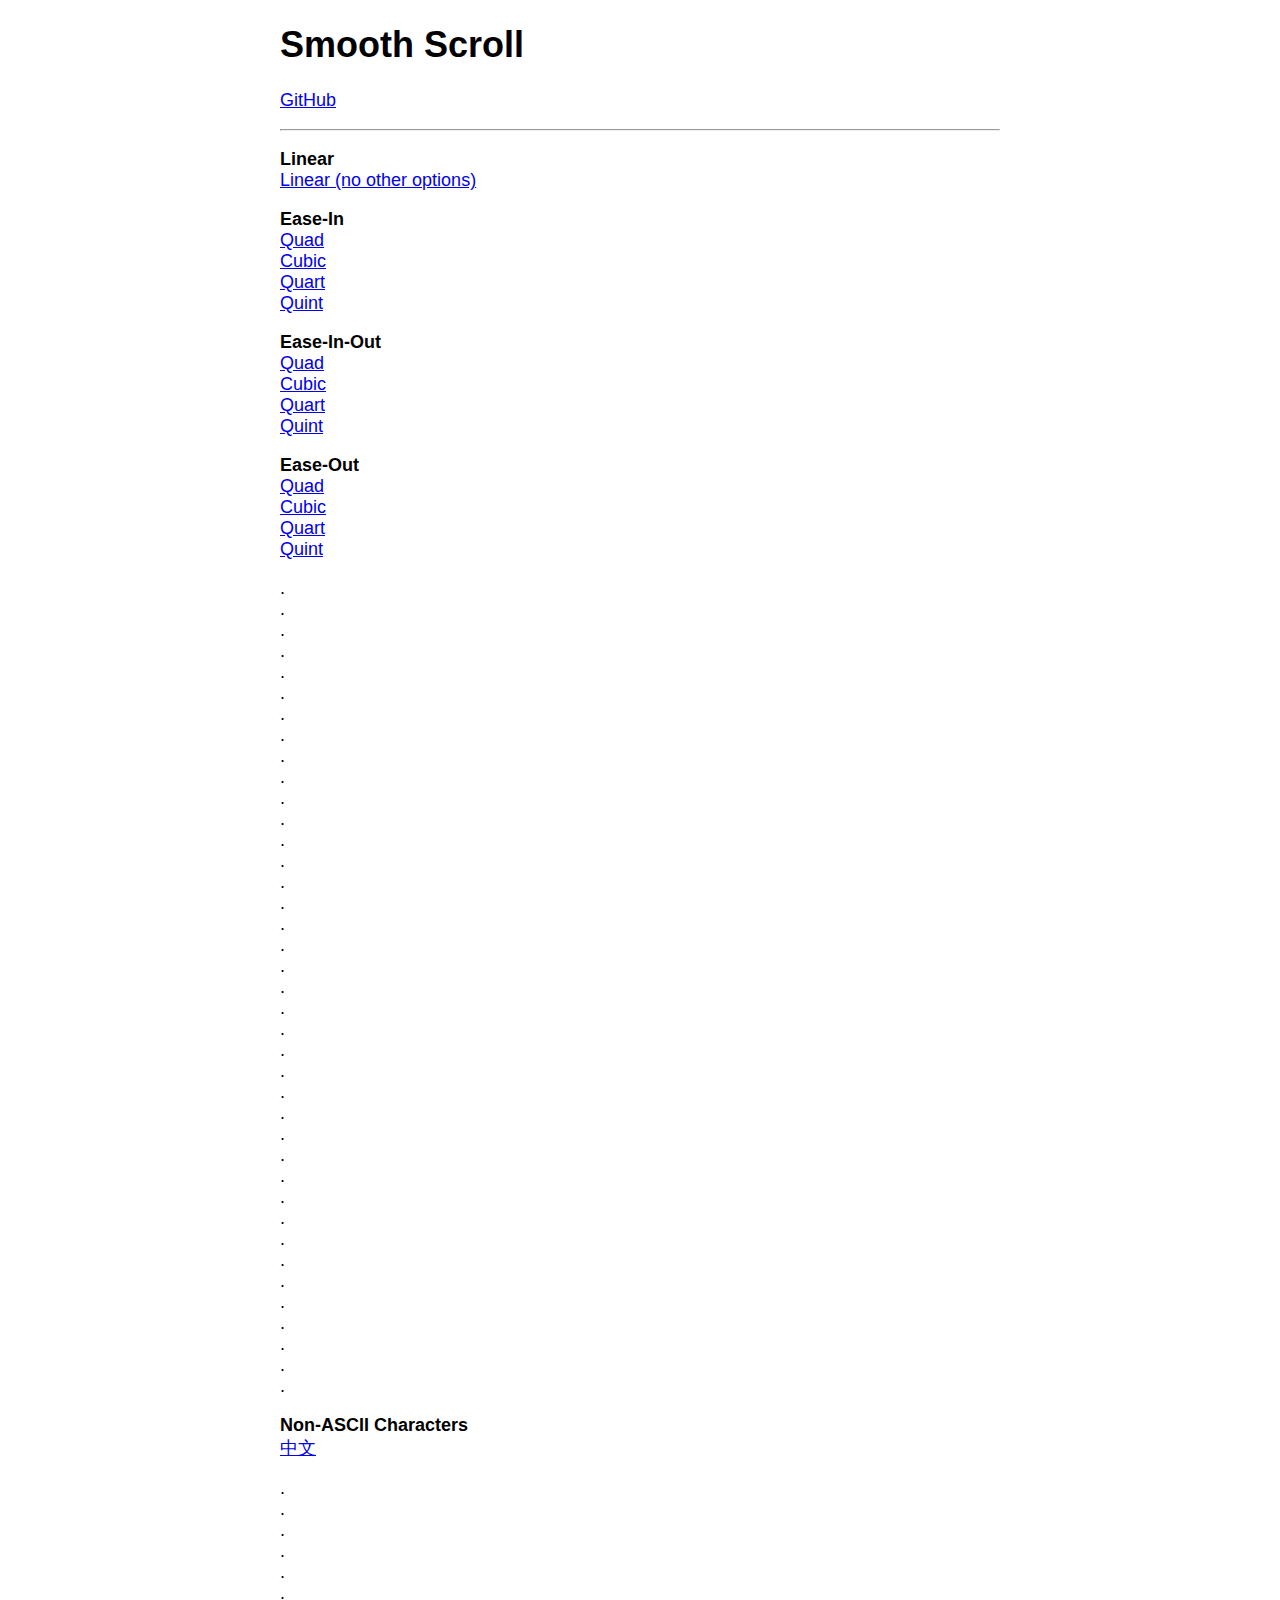
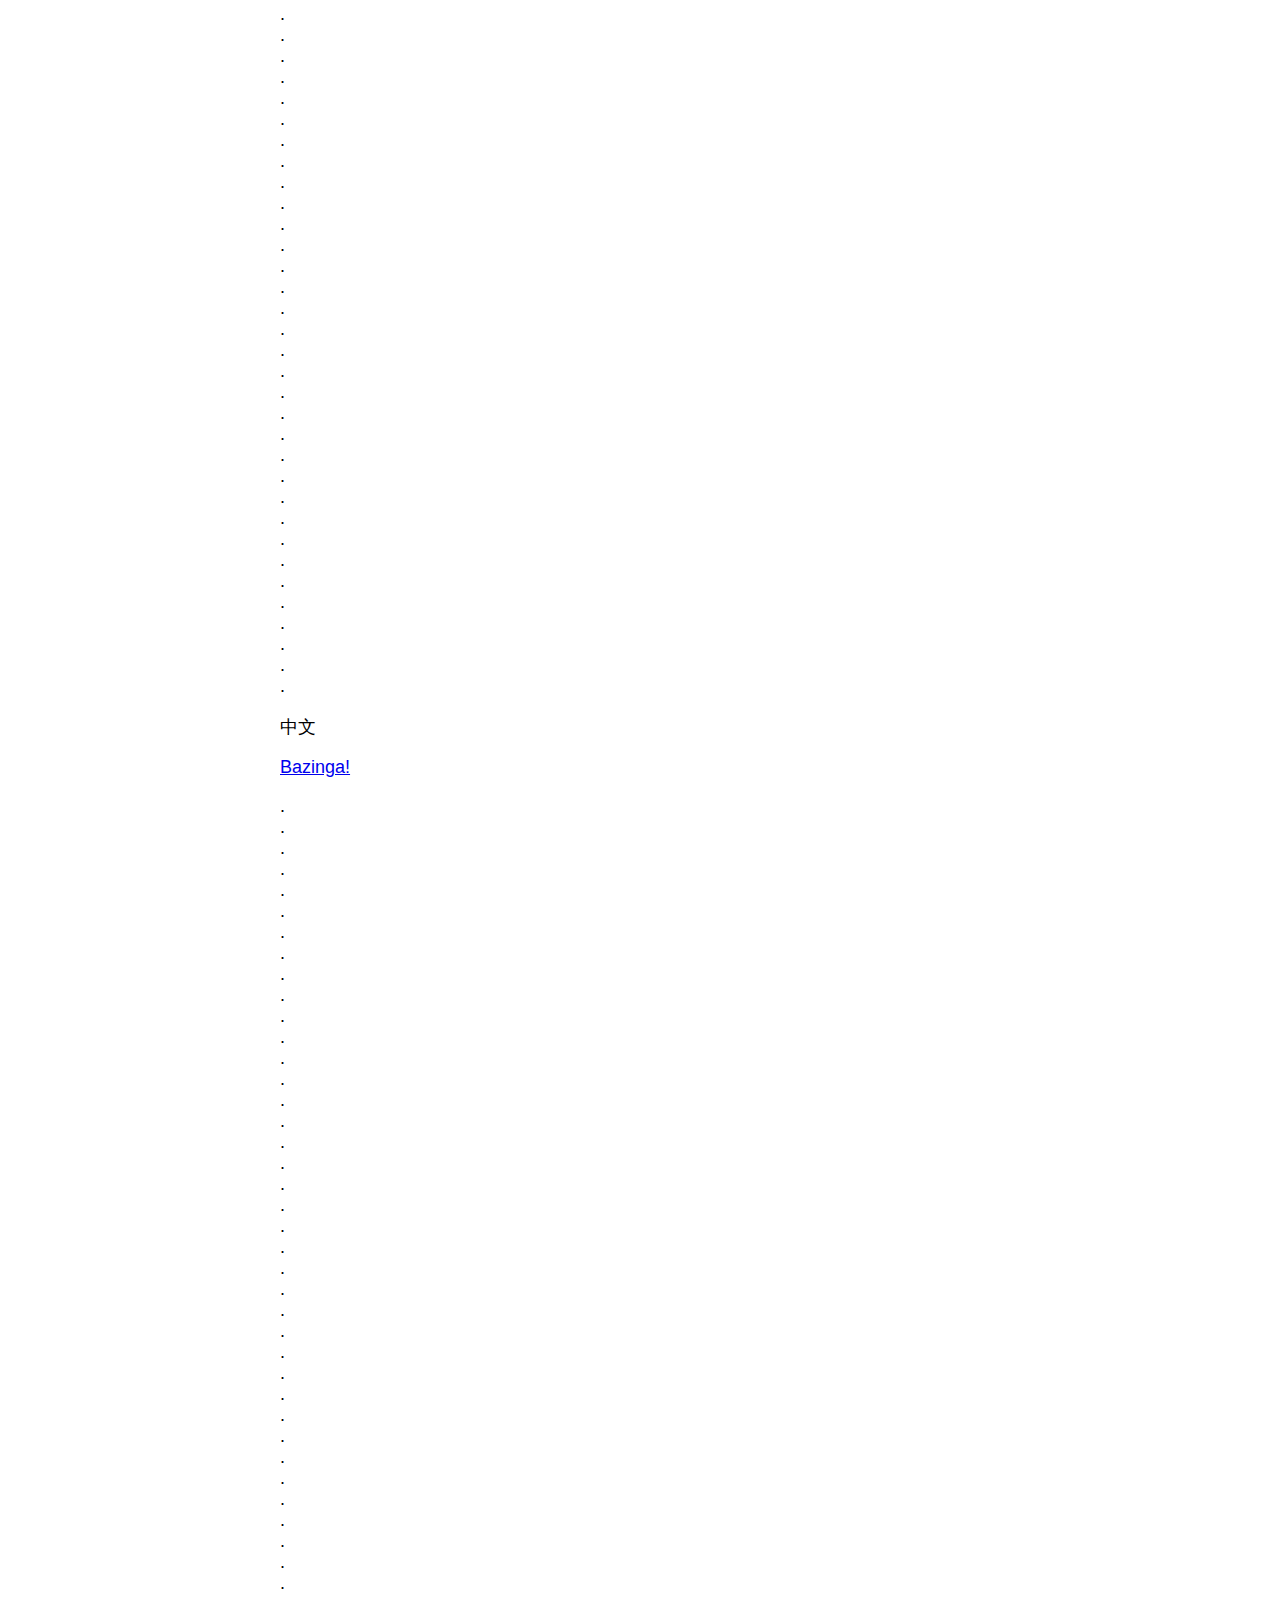
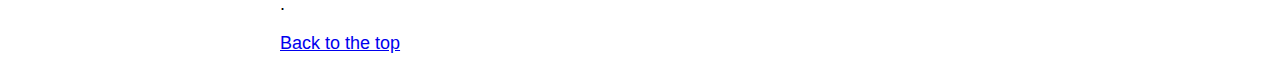
<file: js/Smooth-scroll v15.1.3/smooth-scroll-master/index.html>
<!DOCTYPE html>
<html lang="en">

	<head>
		<meta charset="utf-8">
		<title>Smooth Scroll</title>
		<meta name="viewport" content="width=device-width, initial-scale=1.0">

		<!-- stylesheets -->
		<style type="text/css">
			body {
				font-family: -apple-system, BlinkMacSystemFont, "Segoe UI", "Roboto", "Oxygen", "Ubuntu", "Cantarell", "Fira Sans", "Droid Sans", "Helvetica Neue", sans-serif;
				font-size: 112.5%;
				margin-left: auto;
				margin-right: auto;
				max-width: 40em;
				width: 88%;
			}
		</style>
	</head>

	<body>

		<main id="top">

			<nav>
				<h1>Smooth Scroll</h1>
				<p><a href="https://github.com/cferdinandi/smooth-scroll">GitHub</a></p>
				<hr>
			</nav>

			<section>
				<p>
				    <strong>Linear</strong><br>
				    <a data-easing="linear" href="#bazinga">Linear (no other options)</a><br>
				</p>

				<p>
				    <strong>Ease-In</strong><br>
				    <a data-easing="easeInQuad" href="#bazinga">Quad</a><br>
				    <a data-easing="easeInCubic" href="#bazinga">Cubic</a><br>
				    <a data-easing="easeInQuart" href="#bazinga">Quart</a><br>
				    <a data-easing="easeInQuint" href="#bazinga">Quint</a>
				</p>

				<p>
				    <strong>Ease-In-Out</strong><br>
				    <a data-easing="easeInOutQuad" href="#bazinga">Quad</a><br>
				    <a data-easing="easeInOutCubic" href="#bazinga">Cubic</a><br>
				    <a data-easing="easeInOutQuart" href="#bazinga">Quart</a><br>
				    <a data-easing="easeInOutQuint" href="#bazinga">Quint</a>
				</p>

				<p>
				    <strong>Ease-Out</strong><br>
				    <a data-easing="easeOutQuad" href="#bazinga">Quad</a><br>
				    <a data-easing="easeOutCubic" href="#bazinga">Cubic</a><br>
				    <a data-easing="easeOutQuart" href="#bazinga">Quart</a><br>
				    <a data-easing="easeOutQuint" href="#bazinga">Quint</a>
				</p>

				<p>
				    .<br>.<br>.<br>.<br>.<br>.<br>.<br>.<br>.<br>.<br>.<br>.<br>.<br>
				    .<br>.<br>.<br>.<br>.<br>.<br>.<br>.<br>.<br>.<br>.<br>.<br>.<br>
				    .<br>.<br>.<br>.<br>.<br>.<br>.<br>.<br>.<br>.<br>.<br>.<br>.
				</p>

				<p>
				    <strong>Non-ASCII Characters</strong><br>
				    <a href="#中文">中文</a>
				</p>

				<p>
				    .<br>.<br>.<br>.<br>.<br>.<br>.<br>.<br>.<br>.<br>.<br>.<br>.<br>
				    .<br>.<br>.<br>.<br>.<br>.<br>.<br>.<br>.<br>.<br>.<br>.<br>.<br>
				    .<br>.<br>.<br>.<br>.<br>.<br>.<br>.<br>.<br>.<br>.<br>.<br>.
				</p>

				<p id="中文">中文</p>

				<p id="bazinga"><a href="#1@#%^-bottom">Bazinga!</a></p>

				<p>
				    .<br>.<br>.<br>.<br>.<br>.<br>.<br>.<br>.<br>.<br>.<br>.<br>.<br>
				    .<br>.<br>.<br>.<br>.<br>.<br>.<br>.<br>.<br>.<br>.<br>.<br>.<br>
				    .<br>.<br>.<br>.<br>.<br>.<br>.<br>.<br>.<br>.<br>.<br>.<br>.
				</p>

				<p id="1@#%^-bottom"><a href="#top">Back to the top</a></p>
			</section>
		</main>

		<!-- Javascript -->
		<script src="dist/smooth-scroll.polyfills.js"></script>
		<script>

			// Instantiate Scrolls
			var scroll = new SmoothScroll('a[href*="#"]:not([data-easing])');

			if (document.querySelector('[data-easing]')) {
				var linear = new SmoothScroll('[data-easing="linear"]', {easing: 'linear'});

				var easeInQuad = new SmoothScroll('[data-easing="easeInQuad"]', {easing: 'easeInQuad'});
				var easeInCubic = new SmoothScroll('[data-easing="easeInCubic"]', {easing: 'easeInCubic'});
				var easeInQuart = new SmoothScroll('[data-easing="easeInQuart"]', {easing: 'easeInQuart'});
				var easeInQuint = new SmoothScroll('[data-easing="easeInQuint"]', {easing: 'easeInQuint'});

				var easeInOutQuad = new SmoothScroll('[data-easing="easeInOutQuad"]', {easing: 'easeInOutQuad'});
				var easeInOutCubic = new SmoothScroll('[data-easing="easeInOutCubic"]', {easing: 'easeInOutCubic'});
				var easeInOutQuart = new SmoothScroll('[data-easing="easeInOutQuart"]', {easing: 'easeInOutQuart'});
				var easeInOutQuint = new SmoothScroll('[data-easing="easeInOutQuint"]', {easing: 'easeInOutQuint'});

				var easeOutQuad = new SmoothScroll('[data-easing="easeOutQuad"]', {easing: 'easeOutQuad'});
				var easeOutCubic = new SmoothScroll('[data-easing="easeOutCubic"]', {easing: 'easeOutCubic'});
				var easeOutQuart = new SmoothScroll('[data-easing="easeOutQuart"]', {easing: 'easeOutQuart'});
				var easeOutQuint = new SmoothScroll('[data-easing="easeOutQuint"]', {easing: 'easeOutQuint'});
			}

			// // Log scroll events
			// var logScrollEvent = function (event) {
			// 	console.log('type:', event.type);
			// 	console.log('anchor:', event.detail.anchor);
			// 	console.log('toggle:', event.detail.toggle);
			// };
			// document.addEventListener('scrollStart', logScrollEvent, false);
			// document.addEventListener('scrollStop', logScrollEvent, false);
			// document.addEventListener('scrollCancel', logScrollEvent, false);
		</script>


	</body>
</html>
</file>
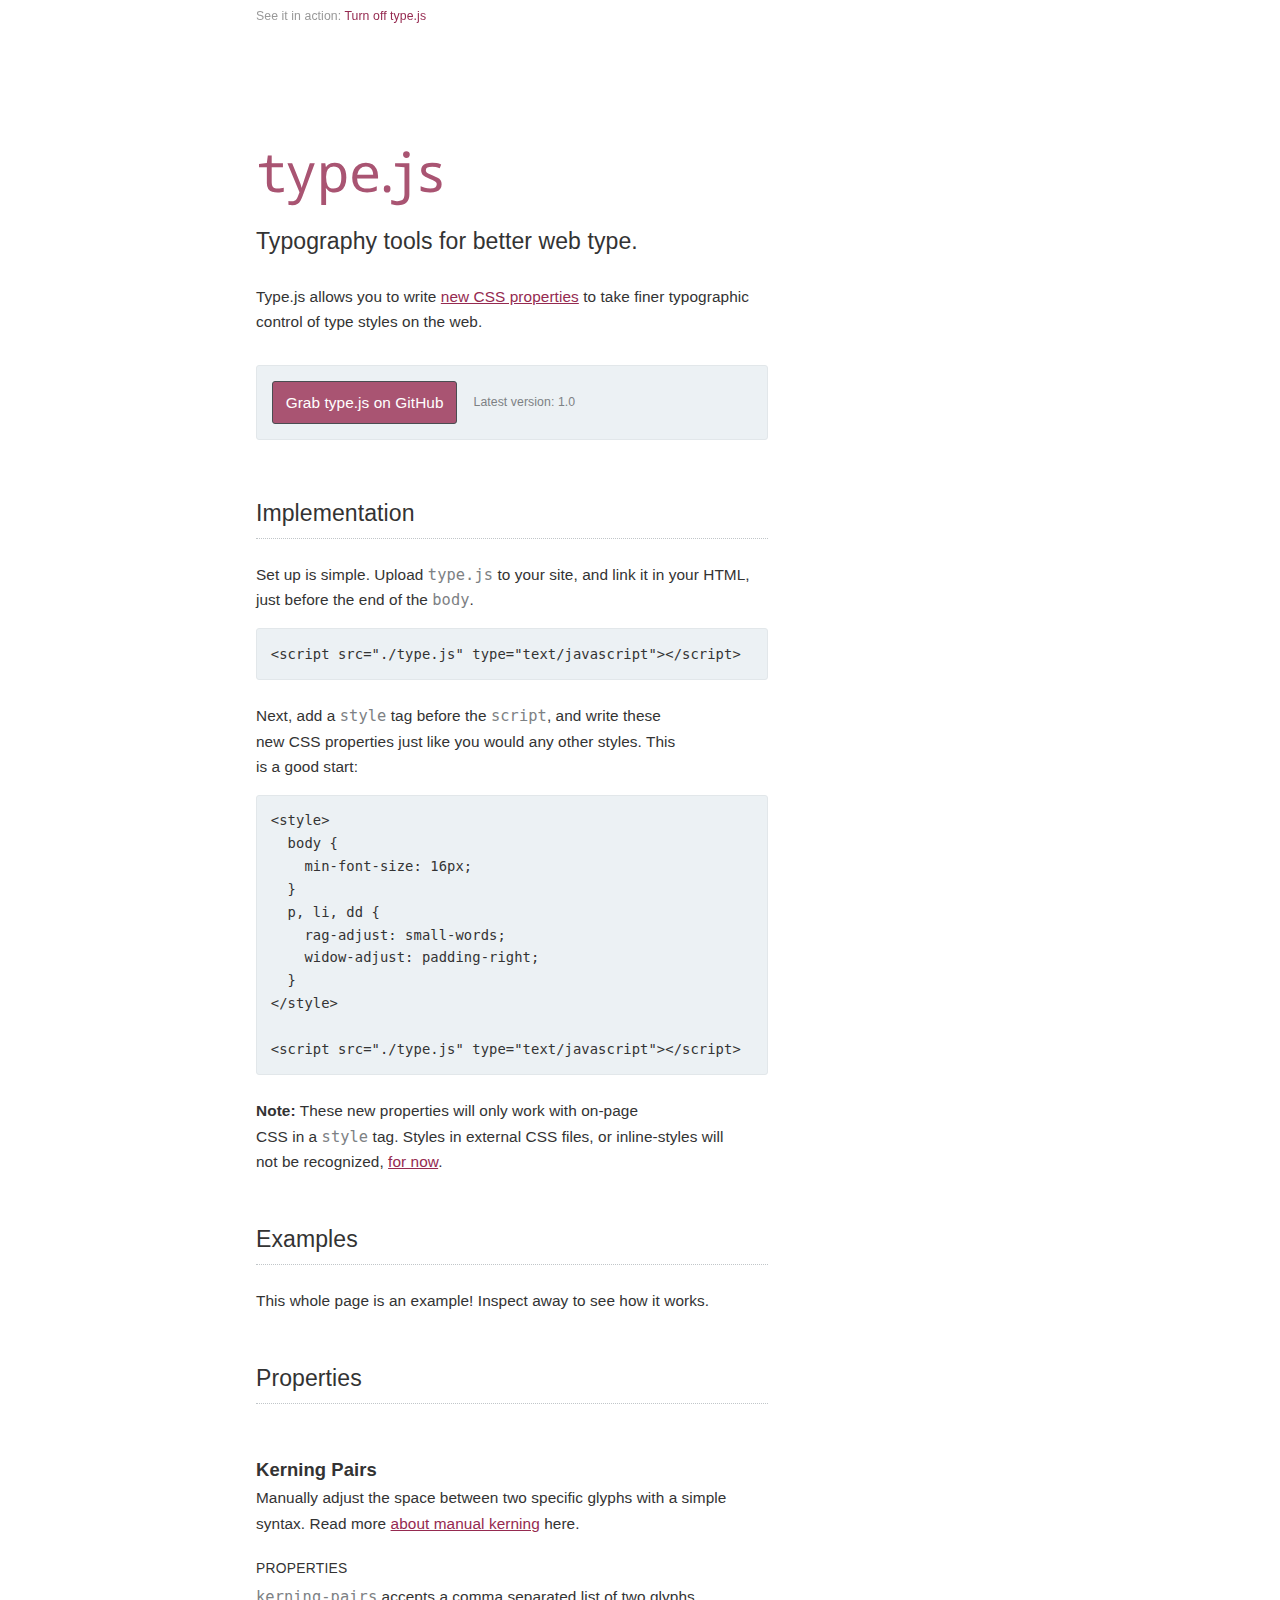
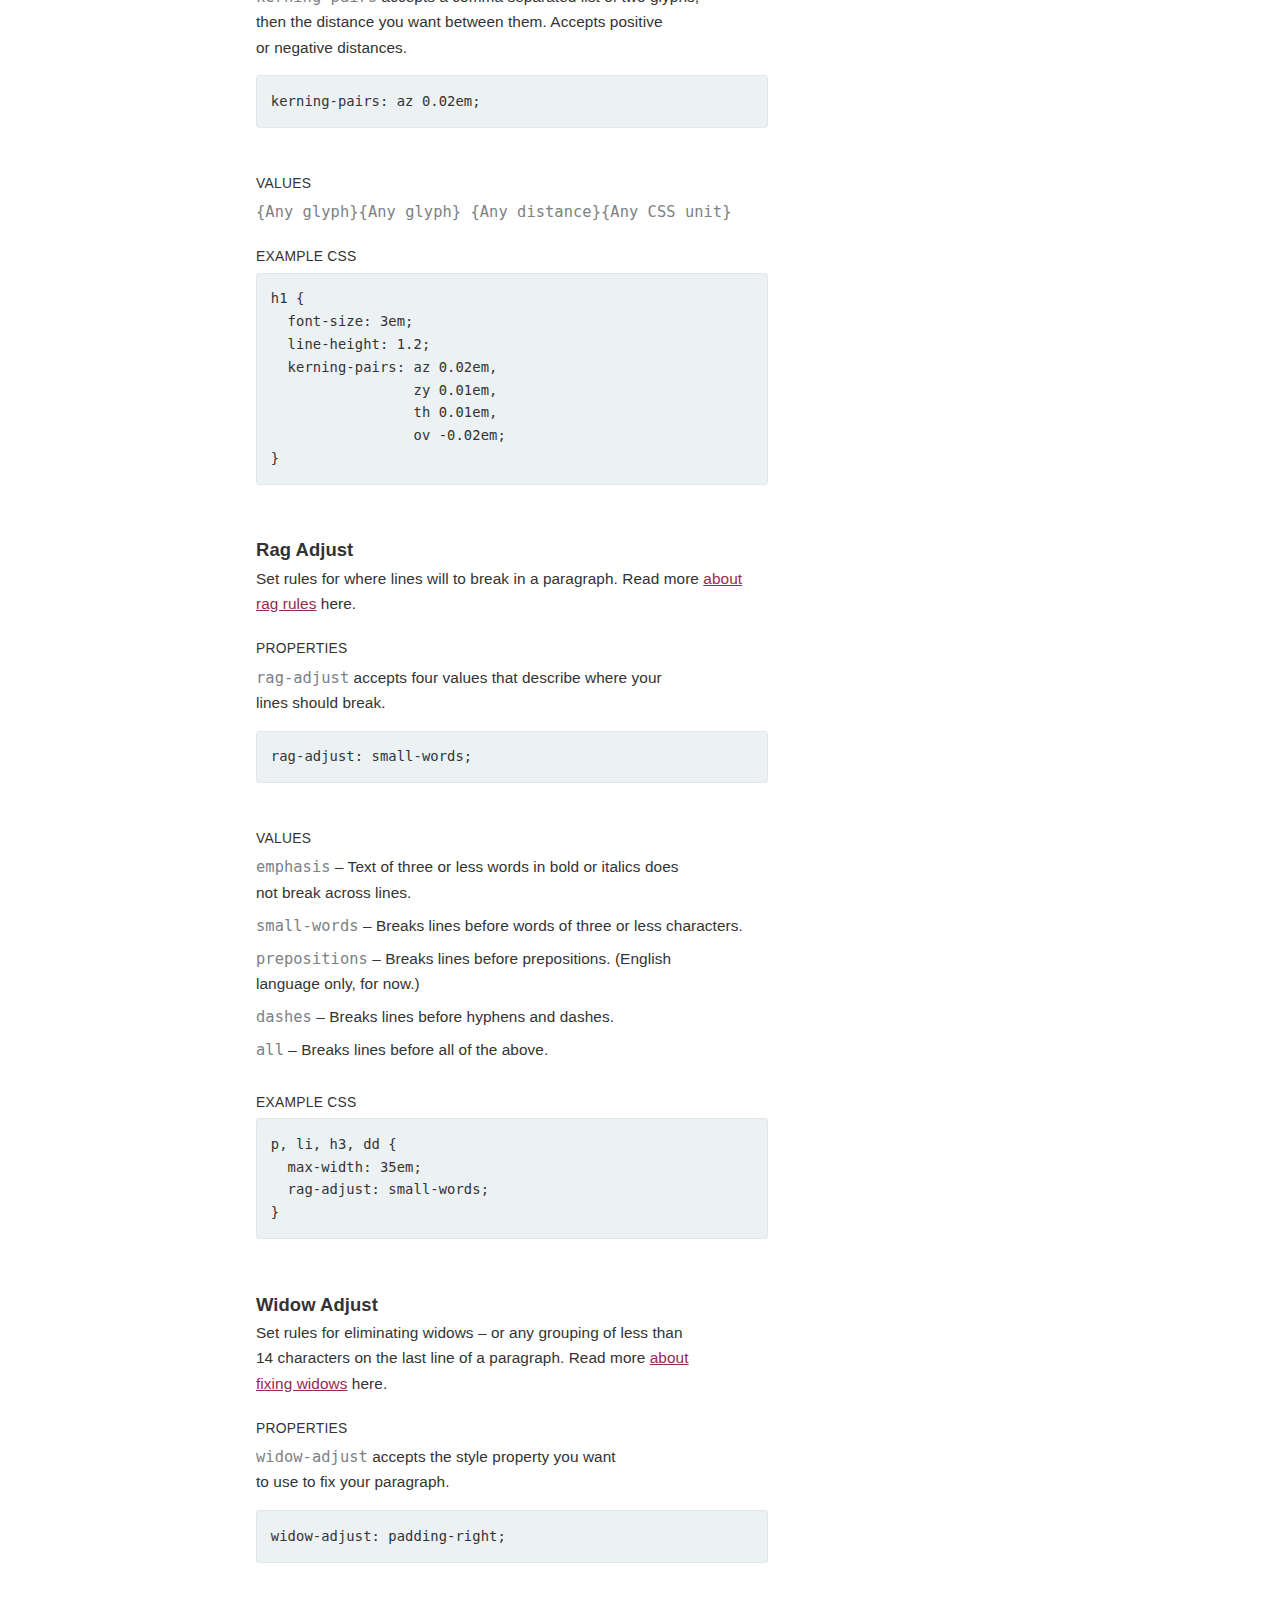
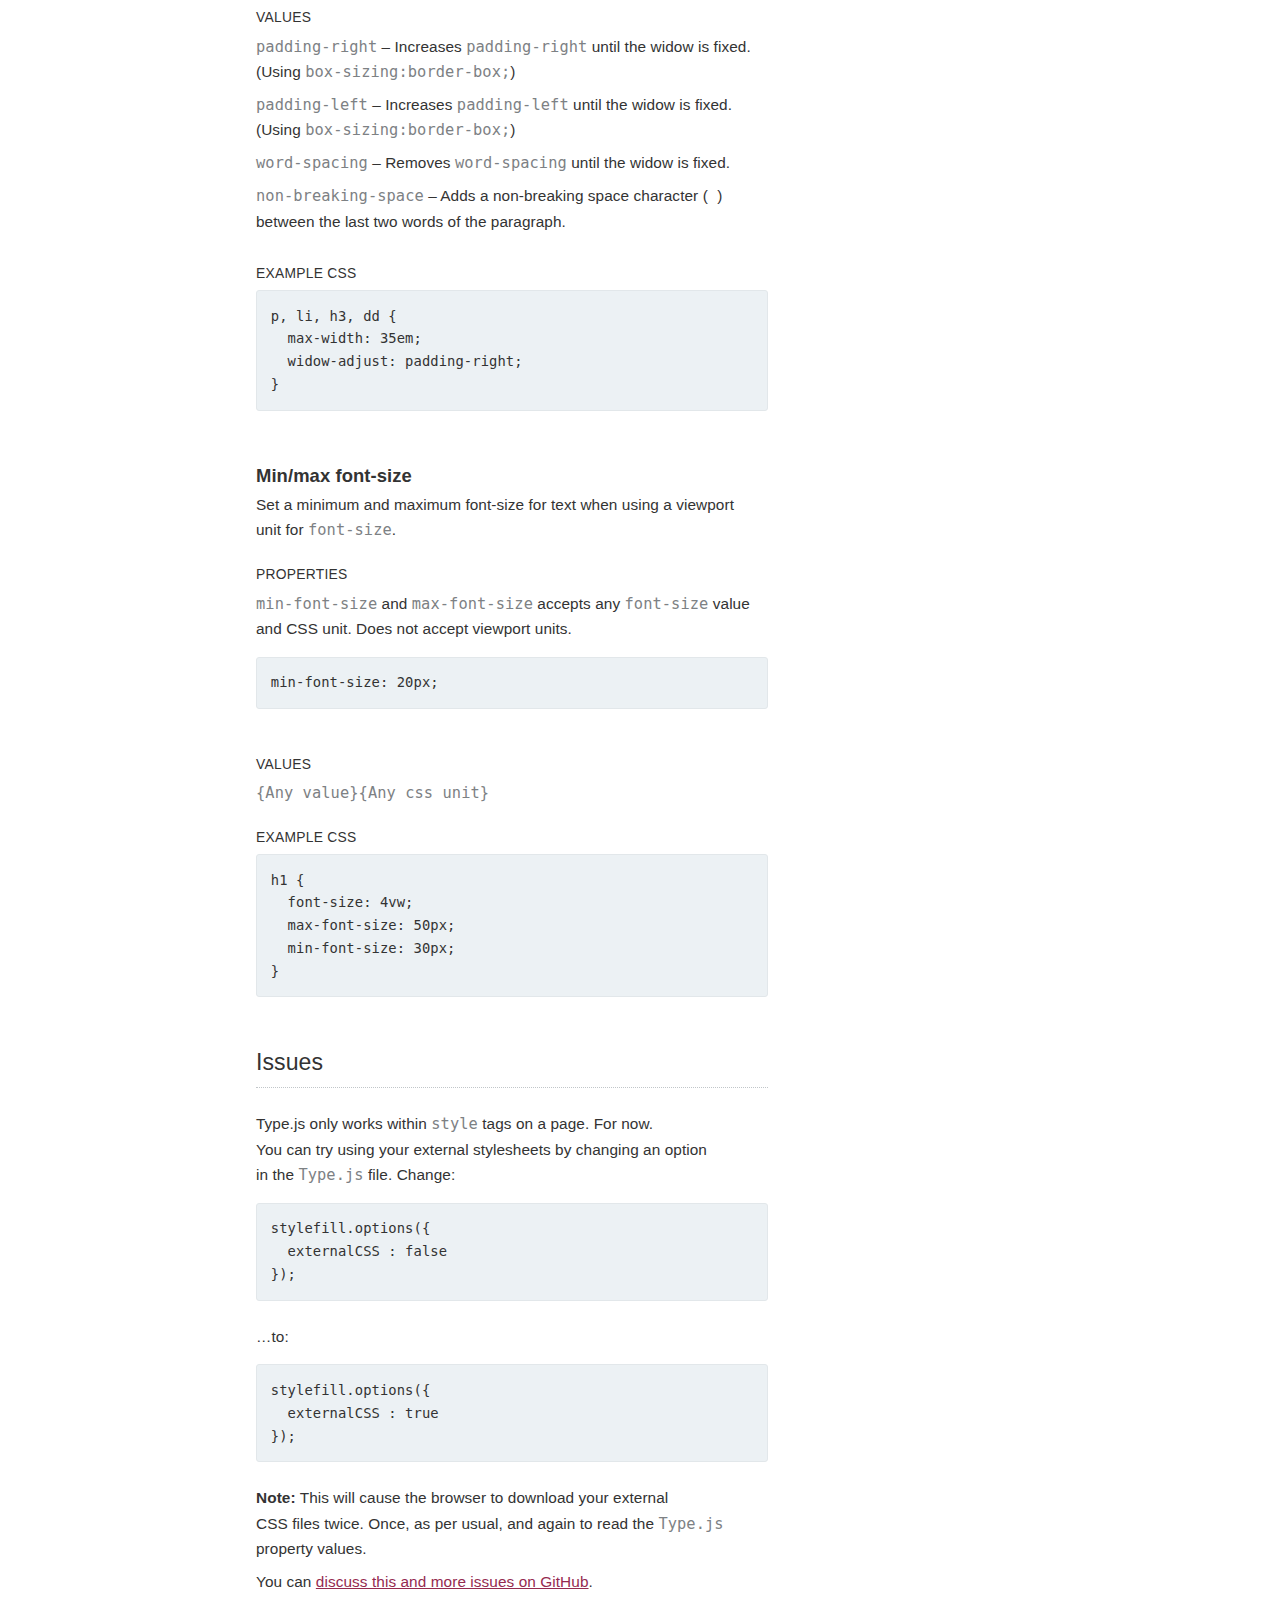
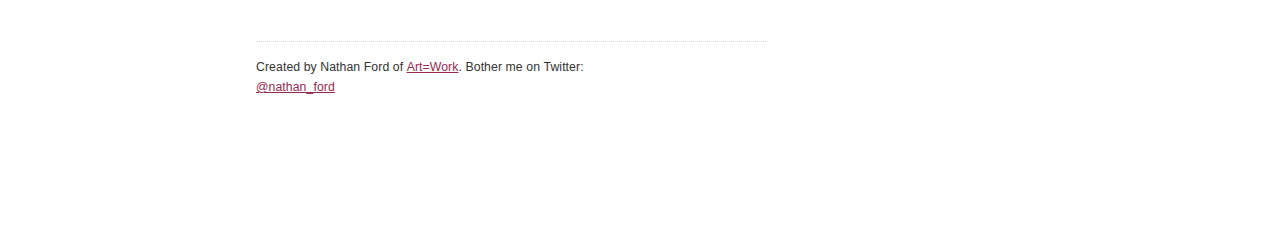
<file: js/Type.js v1.0/type.js-master/index.html>
<!DOCTYPE html>
<html>
<head>
    
<meta charset=utf-8 />
<meta name="author" content="Nathan Ford" />
<meta name="description" content="Typography tools for better web type. Type.js allows you to write new CSS properties to take finer typographic control of type styles on the web." />

<meta name="viewport" content="width=device-width, minimum-scale=1.0, initial-scale=1.0" />

<title>type.js</title>

<link href='http://fonts.googleapis.com/css?family=Droid+Sans+Mono' rel='stylesheet' type='text/css'>
<link href="./css/styles.css" rel="stylesheet" />

</head>
<body>

	<div id="toggler">See it in action: <a id="toggle" rel="on" href="#">Turn off type.js</a></div>

	<header id="site-header">
	
		<h1>type.js</h1>
		
		<h2>Typography tools for better web type.</h2>
		
		<p>Type.js allows you to write <a href="#properties">new CSS properties</a> to take finer typographic control of type styles on the web.</p>
	
	</header>
	
	<section id="implementation">
		
		<div id="download" class="box clearfix">
			
			<a class="button" href="https://github.com/nathanford/type.js">Grab type.js on GitHub</a>
			
			<p class="detail">Latest version: 1.0</p>
			
		</div>
		
		<h2>Implementation</h2>
		
		<p>Set up is simple. Upload <code>type.js</code> to your site, and link it in your HTML, just before the end of the <code>body</code>.</p>
		
		<figure>
			<pre>&lt;script src="./type.js" type="text/javascript">&lt;/script></pre>
		</figure>
		
		<p>Next, add a <code>style</code> tag before the <code>script</code>, and write these new CSS properties just like you would any other styles. This is a good start:</p>
		
		<figure>
			<pre>&lt;style>
  body {
    min-font-size: 16px;
  }
  p, li, dd {
    rag-adjust: small-words;
    widow-adjust: padding-right;
  }
&lt;/style>

&lt;script src="./type.js" type="text/javascript">&lt;/script></pre>
		</figure>
		
		<p><strong>Note:</strong> These new properties will only work with on-page CSS in a <code>style</code> tag. Styles in external CSS files, or inline-styles will not be recognized, <a href="#issues">for now</a>.</p>
		
	</section>
	
	<section id="examples">
		
		<h2>Examples</h2>
		
		<p>This whole page is an example! Inspect away to see how it works.</p>
	
	</section>
	
	<section id="properties">
	
		<h2>Properties</h2>
	
		<h3 id="kerning-pairs">Kerning Pairs</h3>
		<p>Manually adjust the space between two specific glyphs with a simple syntax. Read more <a href="http://artequalswork.com/posts/manual-kerning/" title="A Manual Kerning Method for the Web on Art=Work">about manual kerning</a> here.</p>
	
		<h4>Properties</h4>
		<p><code>kerning-pairs</code> accepts a comma separated list of two glyphs, then the distance you want between them. Accepts positive or negative distances.</p>
		
		<figure>
			<pre>kerning-pairs: az 0.02em;</pre>
		</figure>
		
		<h4>Values</h4>
		<p><code>{Any glyph}{Any glyph} {Any distance}{Any CSS unit}</code></p>
		
		<h4>Example CSS</h4>
		
		<figure>
			<pre>h1 {
  font-size: 3em;
  line-height: 1.2;
  kerning-pairs: az 0.02em,
                 zy 0.01em,
                 th 0.01em,
                 ov -0.02em; 
}</pre>
		</figure>
		
		<h3 id="rag-adjust">Rag Adjust</h3>
		<p>Set rules for where lines will to break in a paragraph. Read more <a href="http://24ways.org/2013/run-ragged/" title="Run Ragged on 24 ways">about rag rules</a> here.</p>
		
		<h4>Properties</h4>
		<p><code>rag-adjust</code> accepts four values that describe where your lines should break.</p>
		
		<figure>
			<pre>rag-adjust: small-words;</pre>
		</figure>
		
		<h4>Values</h4>
		<ul>
			<li><p><code>emphasis</code> &ndash; Text of three or less words in bold or italics does not break across lines.</p></li>
			<li><p><code>small-words</code> &ndash; Breaks lines before words of three or less characters.</p></li>
			<li><p><code>prepositions</code> &ndash; Breaks lines before prepositions. (English language only, for now.)</p></li>
			<li><p><code>dashes</code> &ndash; Breaks lines before hyphens and dashes.</p></li>
			<li><p><code>all</code> &ndash; Breaks lines before all of the above.</p></li>
		</ul>
		
		<h4>Example CSS</h4>
		<figure>
			<pre>p, li, h3, dd {
  max-width: 35em;
  rag-adjust: small-words;
}</pre>
		</figure>
		
		<h3 id="widow-adjust">Widow Adjust</h3>
		<p>Set rules for eliminating widows &ndash; or any grouping of less than 14 characters on the last line of a paragraph. Read more <a href="http://artequalswork.com/posts/on-widows/" title="On Widows, and How to Tame Them on Art=Work">about fixing widows</a> here.</p>
		
		<h4>Properties</h4>
		<p><code>widow-adjust</code> accepts the style property you want to use to fix your paragraph.</p>
		
		<figure>
			<pre>widow-adjust: padding-right;</pre>
		</figure>
		
		<h4>Values</h4>
		<ul>
			<li><p><code>padding-right</code> &ndash; Increases <code>padding-right</code> until the widow is fixed. (Using <code>box-sizing:border-box;</code>)</p></li>
			<li><p><code>padding-left</code> &ndash; Increases <code>padding-left</code> until the widow is fixed. (Using <code>box-sizing:border-box;</code>)</p></li>
			<li><p><code>word-spacing</code> &ndash; Removes <code>word-spacing</code> until the widow is fixed.</p></li>
			<li><p><code>non-breaking-space</code> &ndash; Adds a non-breaking space character (<code>&#160;</code>) between the last two words of the paragraph.</p></li>
		</ul>
		
		<h4>Example CSS</h4>
		<figure>
			<pre>p, li, h3, dd {
  max-width: 35em;
  widow-adjust: padding-right;
}</pre>
		</figure>
		
		<h3 id="min-max-font-size">Min/max font-size</h3>
		<p>Set a minimum and maximum font-size for text when using a viewport unit for <code>font-size</code>.</p>
		
		<h4>Properties</h4>
	 	<p><code>min-font-size</code> and <code>max-font-size</code> accepts any <code>font-size</code> value and CSS unit. Does not accept viewport units.</p>
	 	
	 	<figure>
			<pre>min-font-size: 20px;</pre>
		</figure>
		
		<h4>Values</h4>
		<p><code>{Any value}{Any css unit}</code></p>
		
		<h4>Example CSS</h4>
		<figure>
			<pre>h1 {
  font-size: 4vw;
  max-font-size: 50px;
  min-font-size: 30px;
}</pre>
		</figure>
		
	</section>
	
	<section id="issues">
	
		<h2>Issues</h2>
		
		<p>Type.js only works within <code>style</code> tags on a page. For now. You can try using your external stylesheets by changing an option in the <code>Type.js</code> file. Change:</p>
		
		<figure>
			<pre>stylefill.options({
  externalCSS : false			
});</pre>
		</figure>
		
		<p>&hellip;to:</p>
		
		<figure>
		<pre>stylefill.options({
  externalCSS : true		
});</pre>
		</figure>
		
		<p><strong>Note:</strong> This will cause the browser to download your external CSS files twice. Once, as per usual, and again to read the <code>Type.js</code> property values.</p>
		
		<p>You can <a href="https://github.com/nathanford/type.js/issues" title="View issues">discuss this and more issues on GitHub</a>.</p>
	
	</section>
	
	<footer id="site-footer">
		
		<p>Created by Nathan Ford of <a href="http://artequalswork.com" title="Visit Art=Work">Art=Work</a>. Bother me on Twitter: <a href="http://twitter.com/nathan_ford">@nathan_ford</a></p>
		
	</footer>
	
	<style>
		
		body {
			min-font-size: 12px;
		}
		
		h1 {
			kerning-pairs: ty -0.05em,
										 pe -0.01em,
										 e. -0.18em,
										 .j -0.28em,
										 js -0.1em;
		}
		
		#site-header h2 {
			widow-adjust: non-breaking-space;
		}
	
		p, li {
			rag-adjust: small-words;
			widow-adjust: padding-right;
		}
		
	</style>
	
	<script src="./js/type.js" type="text/javascript"></script>
	
	<!-- Ignore the rest of this... just a script to toggle the styles on and off -->
	
	<script type="text/javascript">
		
		var toggle = document.getElementById('toggle');
		
		toggle.addEventListener('click', function(e) {
			
			if (this.rel == 'on') {
			
				var eles = document.querySelectorAll('*'),
						spans = document.querySelectorAll('span');
						
				spans[0].parentNode.textContent = spans[0].parentNode.textContent
				
				for (i in eles) {
				
					var ele = eles[i];
					
					if (ele.innerHTML) ele.removeAttribute('style');
					
				}
				
				this.setAttribute('rel', 'off');
				this.textContent = 'Turn on type.js'
			
			}
			else {
				
				window.location.reload(false);
				
			}
			
			prevent(e);	
		
		}, false);
		
		function prevent (e) {
		
			if (e.preventDefault) e.preventDefault();
			else event.returnValue = false;
		
		}
	
	
	</script>

</body>
</html>
</file>
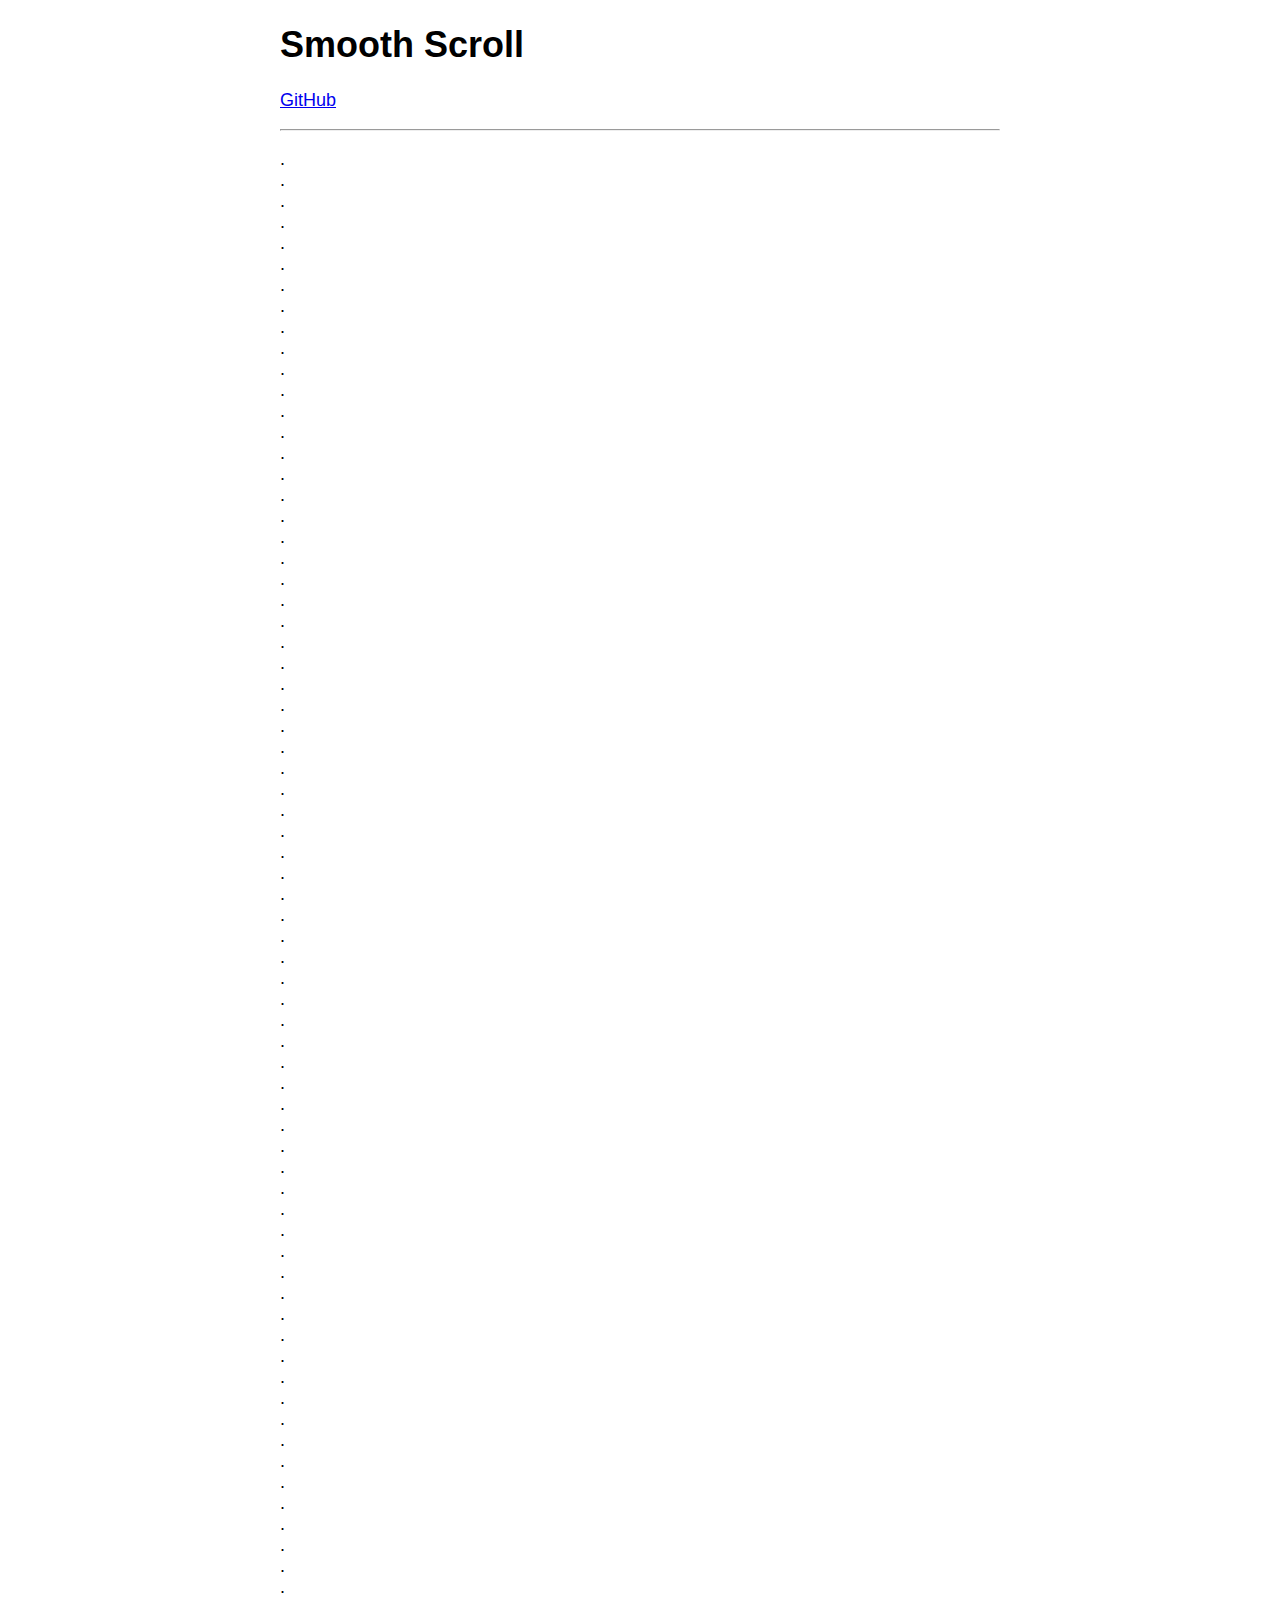
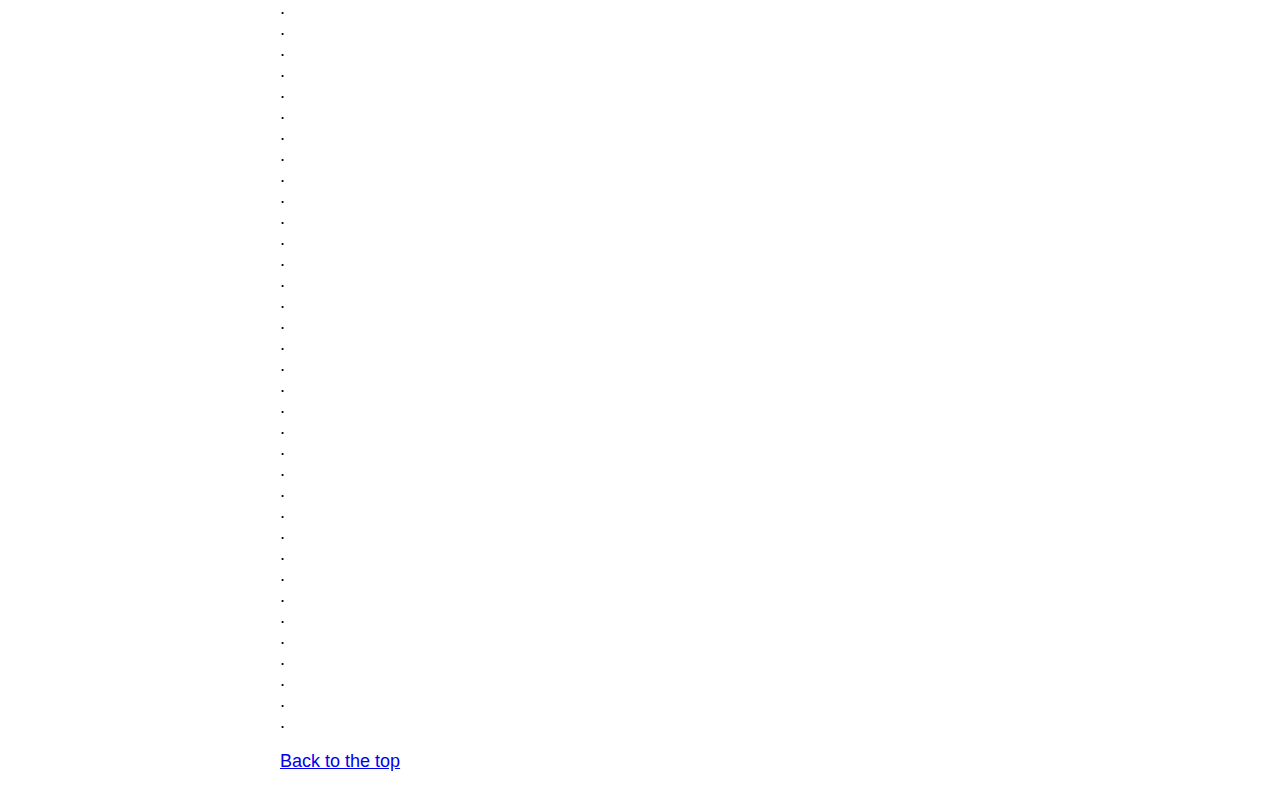
<file: js/Smooth-scroll v15.1.3/smooth-scroll-master/jump-to-top.html>
<!DOCTYPE html>
<html lang="en">

	<head>
		<meta charset="utf-8">
		<title>Smooth Scroll</title>
		<meta name="viewport" content="width=device-width, initial-scale=1.0">

		<!-- stylesheets -->
		<style type="text/css">
			body {
				font-family: -apple-system, BlinkMacSystemFont, "Segoe UI", "Roboto", "Oxygen", "Ubuntu", "Cantarell", "Fira Sans", "Droid Sans", "Helvetica Neue", sans-serif;
				font-size: 112.5%;
				margin-left: auto;
				margin-right: auto;
				max-width: 40em;
				width: 88%;
			}
		</style>
	</head>

	<body>

		<main id="top">

			<nav>
				<h1>Smooth Scroll</h1>
				<p><a href="https://github.com/cferdinandi/smooth-scroll">GitHub</a></p>
				<hr>
			</nav>

			<section>

				<p>
				    .<br>.<br>.<br>.<br>.<br>.<br>.<br>.<br>.<br>.<br>.<br>.<br>.<br>
				    .<br>.<br>.<br>.<br>.<br>.<br>.<br>.<br>.<br>.<br>.<br>.<br>.<br>
				    .<br>.<br>.<br>.<br>.<br>.<br>.<br>.<br>.<br>.<br>.<br>.<br>.<br>
				    .<br>.<br>.<br>.<br>.<br>.<br>.<br>.<br>.<br>.<br>.<br>.<br>.<br>
				    .<br>.<br>.<br>.<br>.<br>.<br>.<br>.<br>.<br>.<br>.<br>.<br>.<br>
				    .<br>.<br>.<br>.<br>.<br>.<br>.<br>.<br>.<br>.<br>.<br>.<br>.<br>
				    .<br>.<br>.<br>.<br>.<br>.<br>.<br>.<br>.<br>.<br>.<br>.<br>.<br>
				    .<br>.<br>.<br>.<br>.<br>.<br>.<br>.<br>.<br>.<br>.<br>.<br>.
				</p>

				<p><a href="#">Back to the top</a></p>
			</section>
		</main>

		<!-- Javascript -->
		<script src="dist/smooth-scroll.polyfills.js"></script>
		<script>
			// Instantiate Scrolls
			var scroll = new SmoothScroll('a[href*="#"]', {
				topOnEmptyHash: false
			});
		</script>


	</body>
</html>
</file>
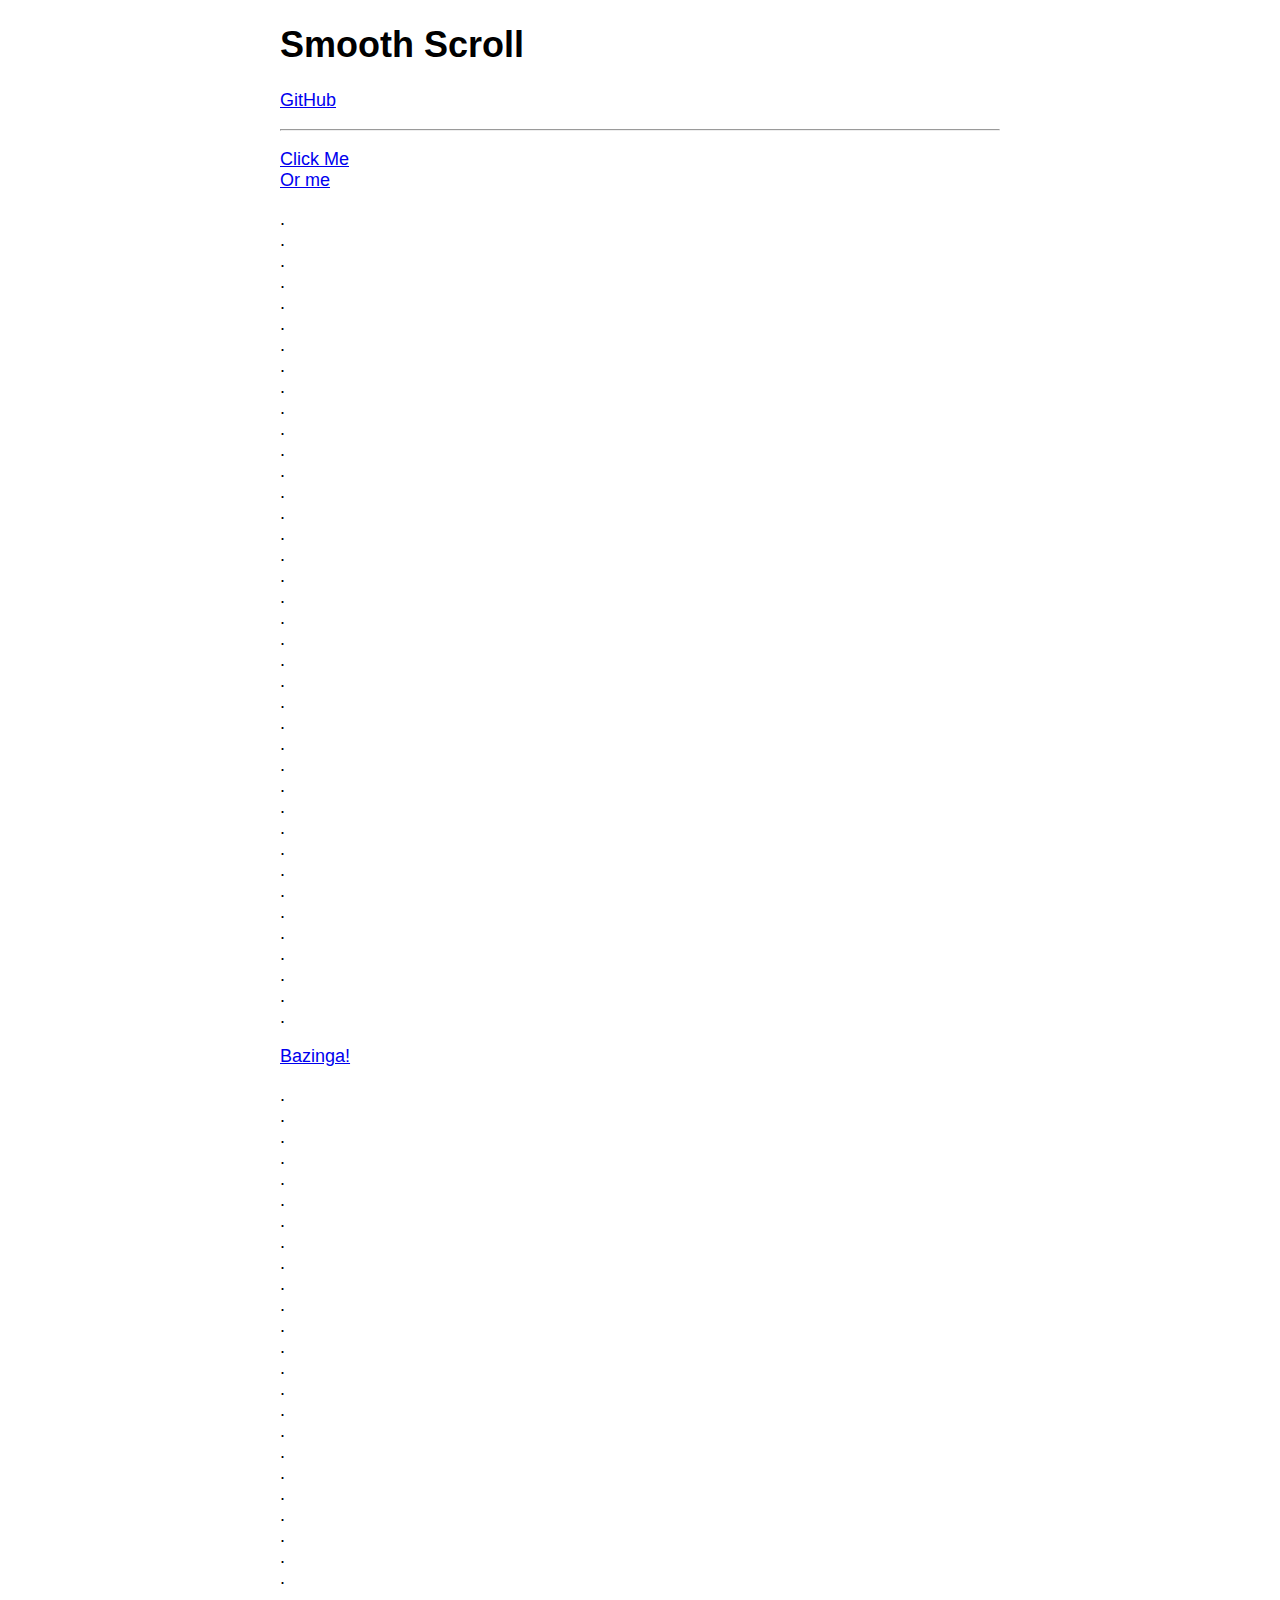
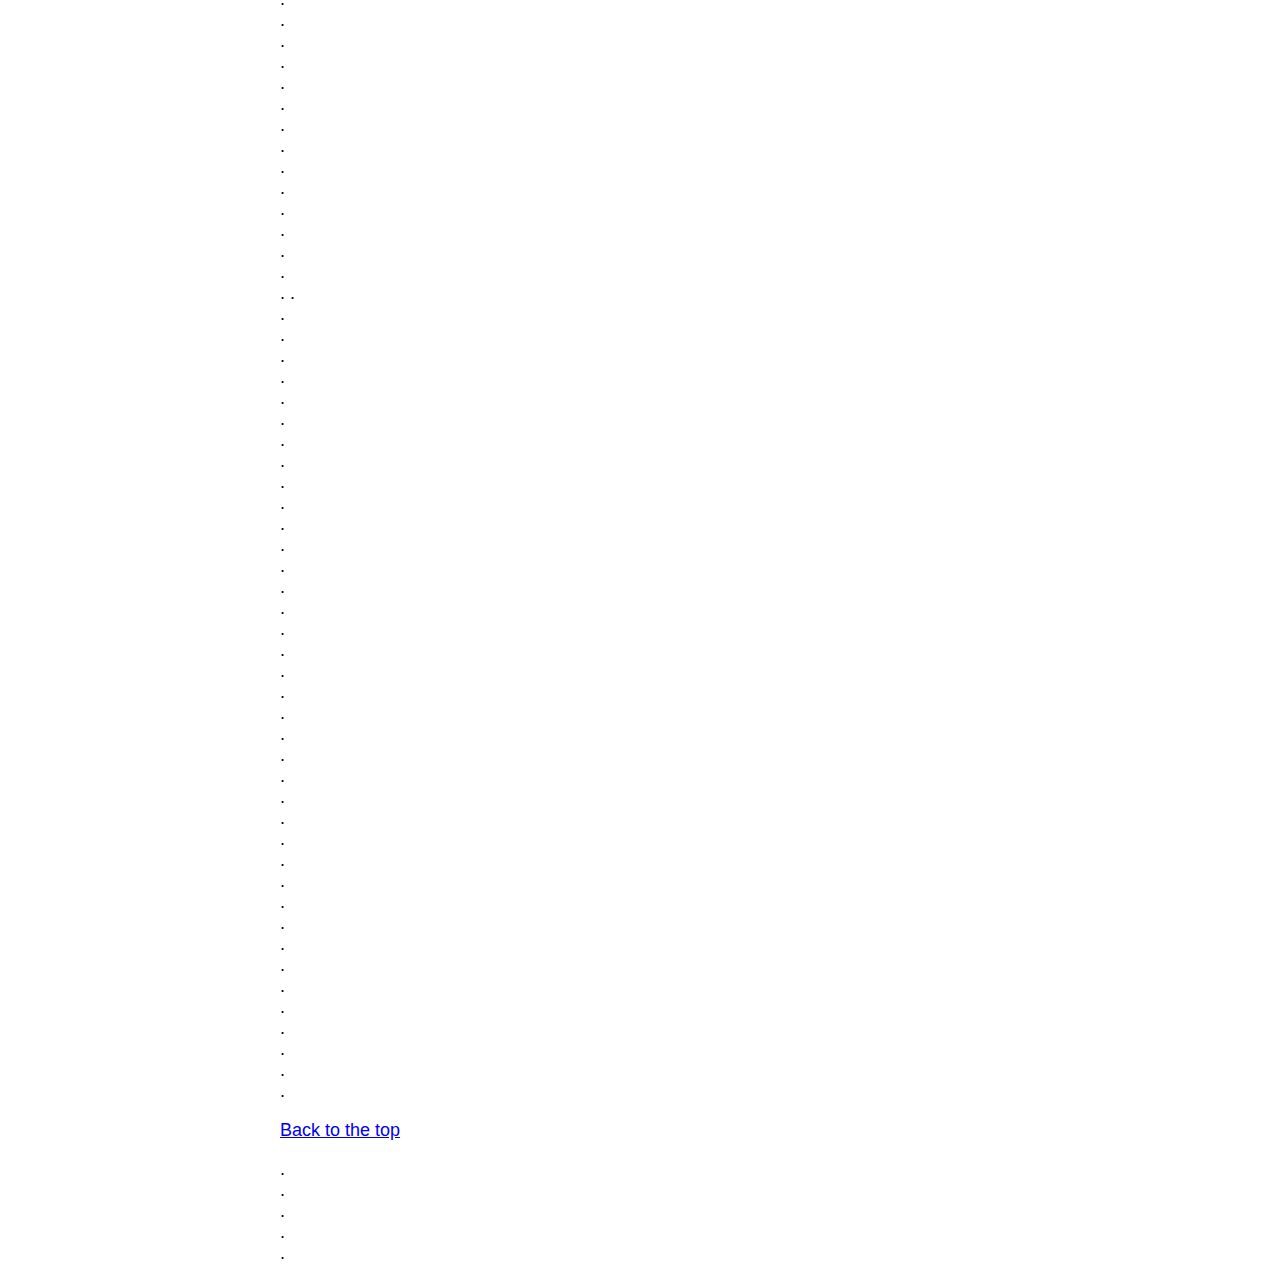
<file: js/Smooth-scroll v15.1.3/smooth-scroll-master/speed.html>
<!DOCTYPE html>
<html lang="en">

	<head>
		<meta charset="utf-8">
		<title>Smooth Scroll</title>
		<meta name="viewport" content="width=device-width, initial-scale=1.0">

		<!-- stylesheets -->
		<style type="text/css">
			body {
				font-family: -apple-system, BlinkMacSystemFont, "Segoe UI", "Roboto", "Oxygen", "Ubuntu", "Cantarell", "Fira Sans", "Droid Sans", "Helvetica Neue", sans-serif;
				font-size: 112.5%;
				margin-left: auto;
				margin-right: auto;
				max-width: 40em;
				width: 88%;
			}
		</style>
	</head>

	<body>

		<main id="top">

			<nav>
				<h1>Smooth Scroll</h1>
				<p><a href="https://github.com/cferdinandi/smooth-scroll">GitHub</a></p>
				<hr>
			</nav>

			<section>
				<p>
				    <a href="#bazinga">Click Me</a><br>
				    <a href="#1@#%^-bottom">Or me</a>
				</p>

				<p>
				    .<br>.<br>.<br>.<br>.<br>.<br>.<br>.<br>.<br>.<br>.<br>.<br>.<br>
				    .<br>.<br>.<br>.<br>.<br>.<br>.<br>.<br>.<br>.<br>.<br>.<br>.<br>
				    .<br>.<br>.<br>.<br>.<br>.<br>.<br>.<br>.<br>.<br>.<br>.<br>.
				</p>

				<p id="bazinga"><a href="#1@#%^-bottom">Bazinga!</a></p>

				<p>
				    .<br>.<br>.<br>.<br>.<br>.<br>.<br>.<br>.<br>.<br>.<br>.<br>.<br>
				    .<br>.<br>.<br>.<br>.<br>.<br>.<br>.<br>.<br>.<br>.<br>.<br>.<br>
				    .<br>.<br>.<br>.<br>.<br>.<br>.<br>.<br>.<br>.<br>.<br>.<br>.
				    .<br>.<br>.<br>.<br>.<br>.<br>.<br>.<br>.<br>.<br>.<br>.<br>.<br>
				    .<br>.<br>.<br>.<br>.<br>.<br>.<br>.<br>.<br>.<br>.<br>.<br>.<br>
				    .<br>.<br>.<br>.<br>.<br>.<br>.<br>.<br>.<br>.<br>.<br>.<br>.
				</p>

				<p id="1@#%^-bottom"><a href="#top">Back to the top</a></p>

				<p>.<br>.<br>.<br>.<br>.</p>
			</section>
		</main>

		<!-- Javascript -->
		<script src="dist/smooth-scroll.polyfills.js"></script>
		<script>
			var scroll = new SmoothScroll('a[href*="#"]');
		</script>


	</body>
</html>
</file>
<file: js/Type.js v1.0/type.js-master/css/styles.css>
/* 

Type.js CSS

Developed by Nathan Ford

INDEX
1. Reset
2. Clearfix
3. General styles

/* 1. Reset ---------------------------------------- */

html, body, div, span, object, iframe,
h1, h2, h3, h4, h5, h6, p, blockquote, pre,
abbr, address, cite, code,
del, dfn, em, img, ins, kbd, q, samp,
small, strong, sub, sup, var,
b, i,
dl, dt, dd, ol, ul, li,
fieldset, form, label, legend,
table, caption, tbody, tfoot, thead, tr, th, td,
article, aside, canvas, details, figcaption, figure, 
footer, header, hgroup, menu, nav, section, summary,
time, mark, audio, video {
	margin: 0;
	padding: 0;
	border: 0;
	outline: 0;
	font-size: 100%;
	vertical-align: baseline;
	background: transparent;
}

h1 {
	font-size: 3em;
	font-size: 4vw;
	max-font-size: 50px;
	min-font-size: 30px;
}

html {
	font-size: 62.5%;
}

body {
	line-height: 1;
}

article,aside,details,figcaption,figure,
footer,header,hgroup,menu,nav,section { 
	display: block;
}

nav ul {
	list-style: none;
}

blockquote, q {
	quotes: none;
}

blockquote:before, blockquote:after,
q:before, q:after {
	content: '';
	content: none;
}

a {
	margin: 0;
	padding: 0;
	font-size: 100%;
	vertical-align: baseline;
	background: transparent;
}

ins {
	background-color: #ff9;
	color: #000;
	text-decoration: none;
}

mark {
	background-color: #ff9;
	color: #000; 
	font-style: italic;
	font-weight: bold;
}

del {
	text-decoration: line-through;
}

abbr[title], dfn[title] {
	border-bottom: 1px dotted;
	cursor: help;
}

table {
	border-collapse: collapse;
	border-spacing: 0;
}

/* change border colour to suit your needs */
hr {
	display: block;
	height: 1px;
	border: 0;   
	border-top: 1px solid #cccccc;
	margin: 1em 0;
	padding: 0;
}

input, select {
	vertical-align:middle;
}

/* 2. Clearfix -------------------------------- */
/* More info: http://nicolasgallagher.com/micro-clearfix-hack/

For modern browsers */
.clearfix:before,
.clearfix:after {
    content: "";
    display: table;
}

.clearfix:after {
    clear: both;
}

/* For IE 6/7 (trigger hasLayout) */
.clearfix {
    zoom:1;
}

/* 3. General styles -------------------------------- */

@font-face {
  font-family: 'ClearSans';
  src: url('http://artequalswork.com/fonts/clearsans-new/WOFF2/clear-sub.woff2') format('woff2'),
       url('http://artequalswork.com/fonts/clearsans-new/WOFF/clear-sub.woff') format('woff'),
       url('http://artequalswork.com/fonts/clearsans-new/TTF/clear-sub.ttf') format('truetype');
  font-weight: normal;
  font-style: normal;
}

@font-face {
  font-family: 'ClearSans';
  src: url('http://artequalswork.com/fonts/clearsans-new/WOFF2/clear-bold-sub.woff2') format('woff2'),
       url('http://artequalswork.com/fonts/clearsans-new/WOFF/clear-bold-sub.woff') format('woff'),
       url('http://artequalswork.com/fonts/clearsans-new/TTF/clear-bold-sub.ttf') format('truetype');
  font-weight: 700;
  font-style: normal;
}

@font-face {
  font-family: 'ClearSans';
  src: url('http://artequalswork.com/fonts/clearsans-new/WOFF2/clear-italic-sub.woff2') format('woff2'),
       url('http://artequalswork.com/fonts/clearsans-new/WOFF/clear-italic-sub.woff') format('woff'),
       url('http://artequalswork.com/fonts/clearsans-new/TTF/clear-italic-sub.ttf') format('truetype');
  font-weight: normal;
  font-style: italic;
}

@font-face {
  font-family: 'ClearSans';
  src: url('http://artequalswork.com/fonts/clearsans-new/WOFF2/clear-bolditalic-sub.woff2') format('woff2'),
       url('http://artequalswork.com/fonts/clearsans-new/WOFF/clear-bolditalic-sub.woff') format('woff'),
       url('http://artequalswork.com/fonts/clearsans-new/TTF/clear-bolditalic-sub.ttf') format('truetype');
  font-weight: 700;
  font-style: italic;
}

body {
	padding: 10% 40% 10% 20%;
	font-size: 1.2vw;
	line-height: 1.65;
	font-family: "ClearSans", "Hevetica Neue", Arial, sans-serif;
	letter-spacing: 0.005em;
	color: #333;
}

@media only screen and (max-width: 820px) {
	
body {
	padding: 10% 20% 10% 10%;
}
	
}

@media only screen and (max-width: 520px) {
	
body {
	padding: 10% 5%;
}
	
}

h1 {
	font-size: 3.5em;
	margin-bottom: 0;
}

#site-header h1 {
	color: #A95472;
	font-family: 'Droid Sans Mono', monospace;
	font-weight: normal;
}

h2 {
	font-size: 1.5em;
	font-weight: normal;
	margin: 0.25em 0 1em;
}

section h2 {
	padding-top: 1em;
	padding-bottom: 0.25em;
	border-bottom: 1px dotted #C1C6C9;
	margin-top: 1em;
}

h3, h4 {
	font-size: 1.2em;
	padding-top: 1.5em;
}

h4 {
	font-size: 1em;
	letter-spacing: 0.02em;
	text-transform: uppercase;
	font-weight: normal;
	font-size: 0.9em;
}

p {
	max-width: 33em;
}

p + p {
	margin-top: 0.5em;
}

p code {
	line-height: 1;
	color: #7D8184;
}

a {
	text-decoration: none;
	color: #952A50;
}

a:hover {
	color: #000;
	text-decoration: underline;
}

a:active {
	color: #222;
}

p a {
	text-decoration: underline;
}

li {	
	display: block;
	margin-bottom: 0.5em;
	color: #999;
}

li p {
	color: #333;
}

code, pre {
	font-family: Consolas, "Bitstream Vera Sans Mono", "Andale Mono", Monaco, "DejaVu Sans Mono", "Lucida Console", monospace;
}

figure {
	margin: 1em 0 1.5em;
}

h4 + * {
	margin-top: 0.3em;
}

pre, .box {
	padding: 1em;
	background-color: #ecf1f4;
	border-radius: 3px;
	border: 1px solid #e2e7ea;
}

pre {
	overflow: auto;
	font-size: 0.9em;
}

figcaption {
	font-size: 0.8em;
	color: #999;
}

pre + figcaption {
	background-color: #4A4D51;
	color: #fff;
	border-radius: 3px;
	margin-top: 0.25em;
	padding: 0.5em 1.3em;
}

.button {
	font-size: 1em;
	color: #fff;
	border: 1px solid #4A4D51;
	background-color: #A95472;
	padding: 0.5em 0.8em;
	border-radius: 3px;
	display: inline-block;
	vertical-align: middle;
}

.button:hover {
	background-color: #4A4D51;
	color: #fff;
	text-decoration: none;
}

.detail {
	display: inline-block;
	vertical-align: middle;
	font-size: 0.8em;
	color: #7D8184;
	line-height: 1;
	margin-left: 1em;
}

#site-header {
	padding-bottom: 2em;
}

#download {
	margin-bottom: 2em;
}

#site-footer {
	margin-top: 3em;
	padding-top: 1em;
	border-top: 1px dotted #d8dde0;
}

#site-footer p {
	font-size: 0.8em;
}

#toggler {
	position: fixed;
	top: 0;
	width: 100%;
	font-size: 0.8em;
	padding: 0.5em 0 0.8em;
	color: #999;
	background: rgba(255,255,255,0.95);
	border-bottom: 1px solid #fff;
	z-index: 100;
}
</file>
